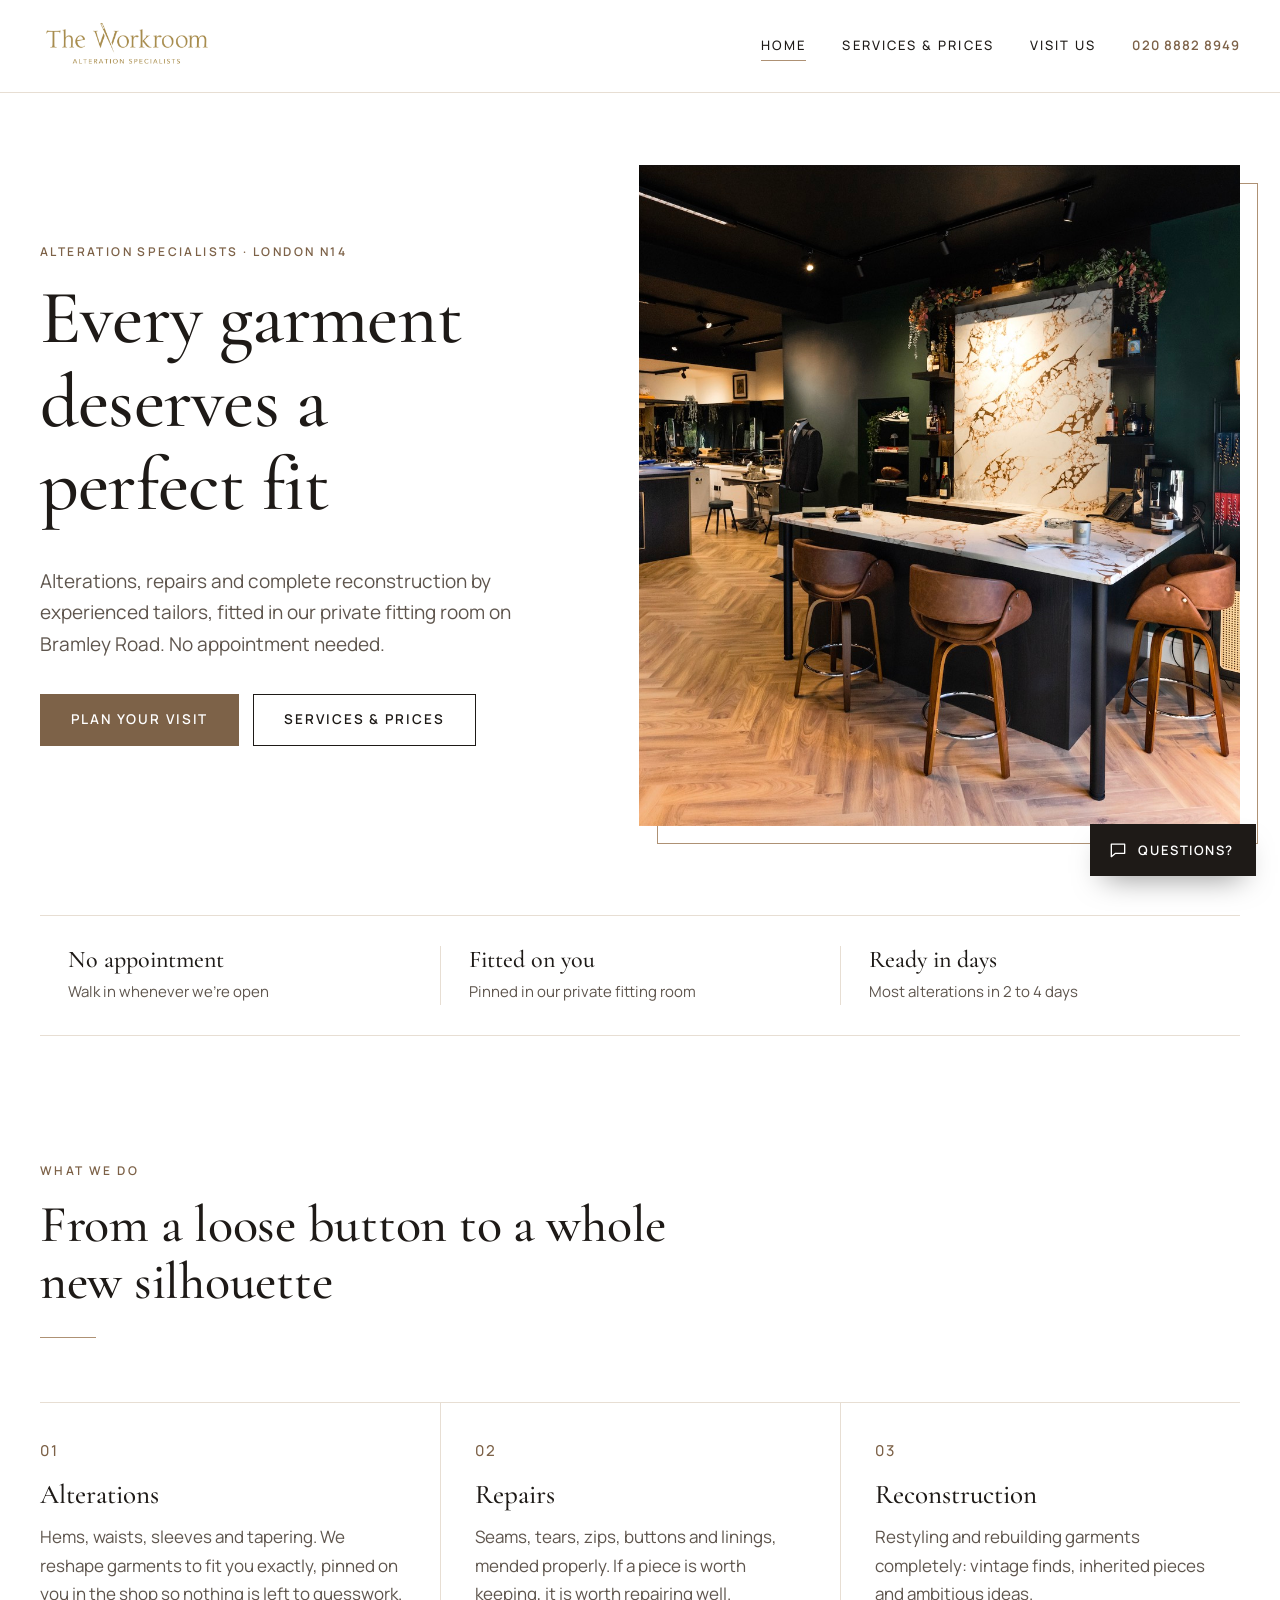
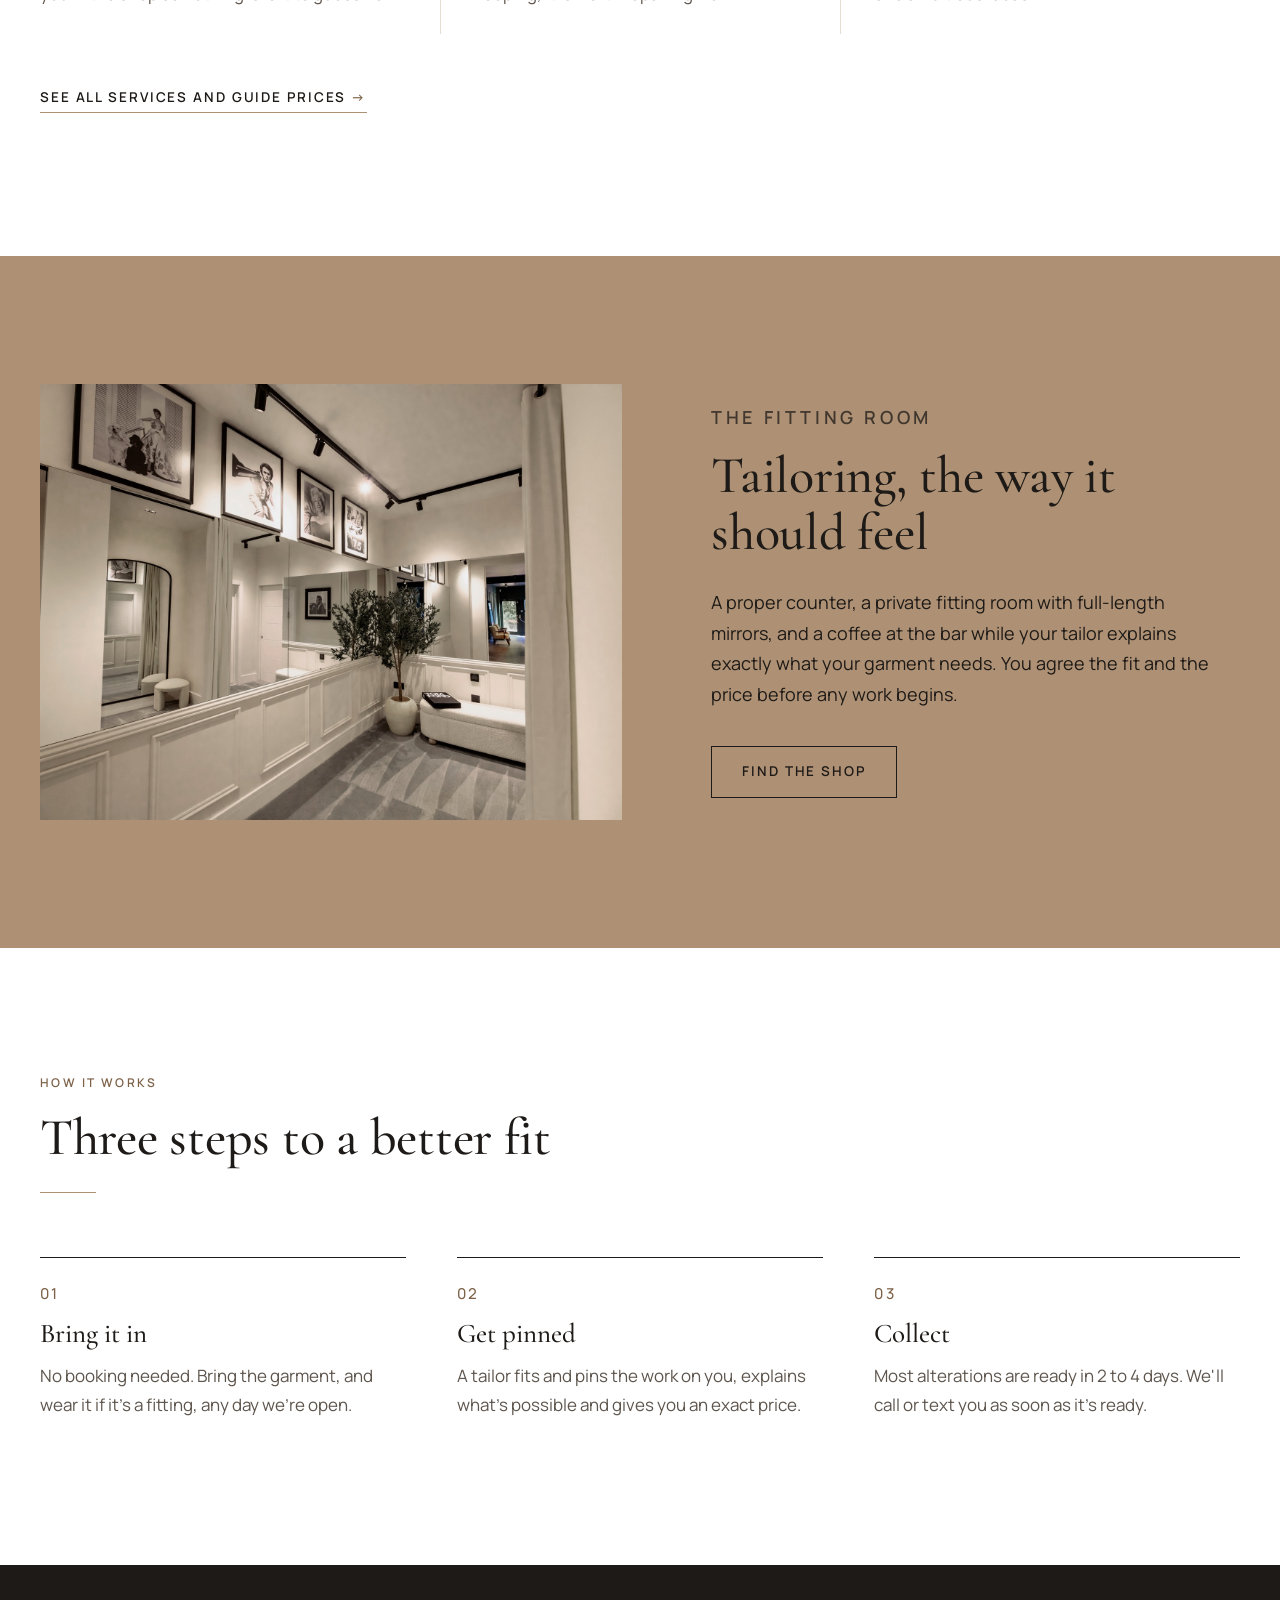
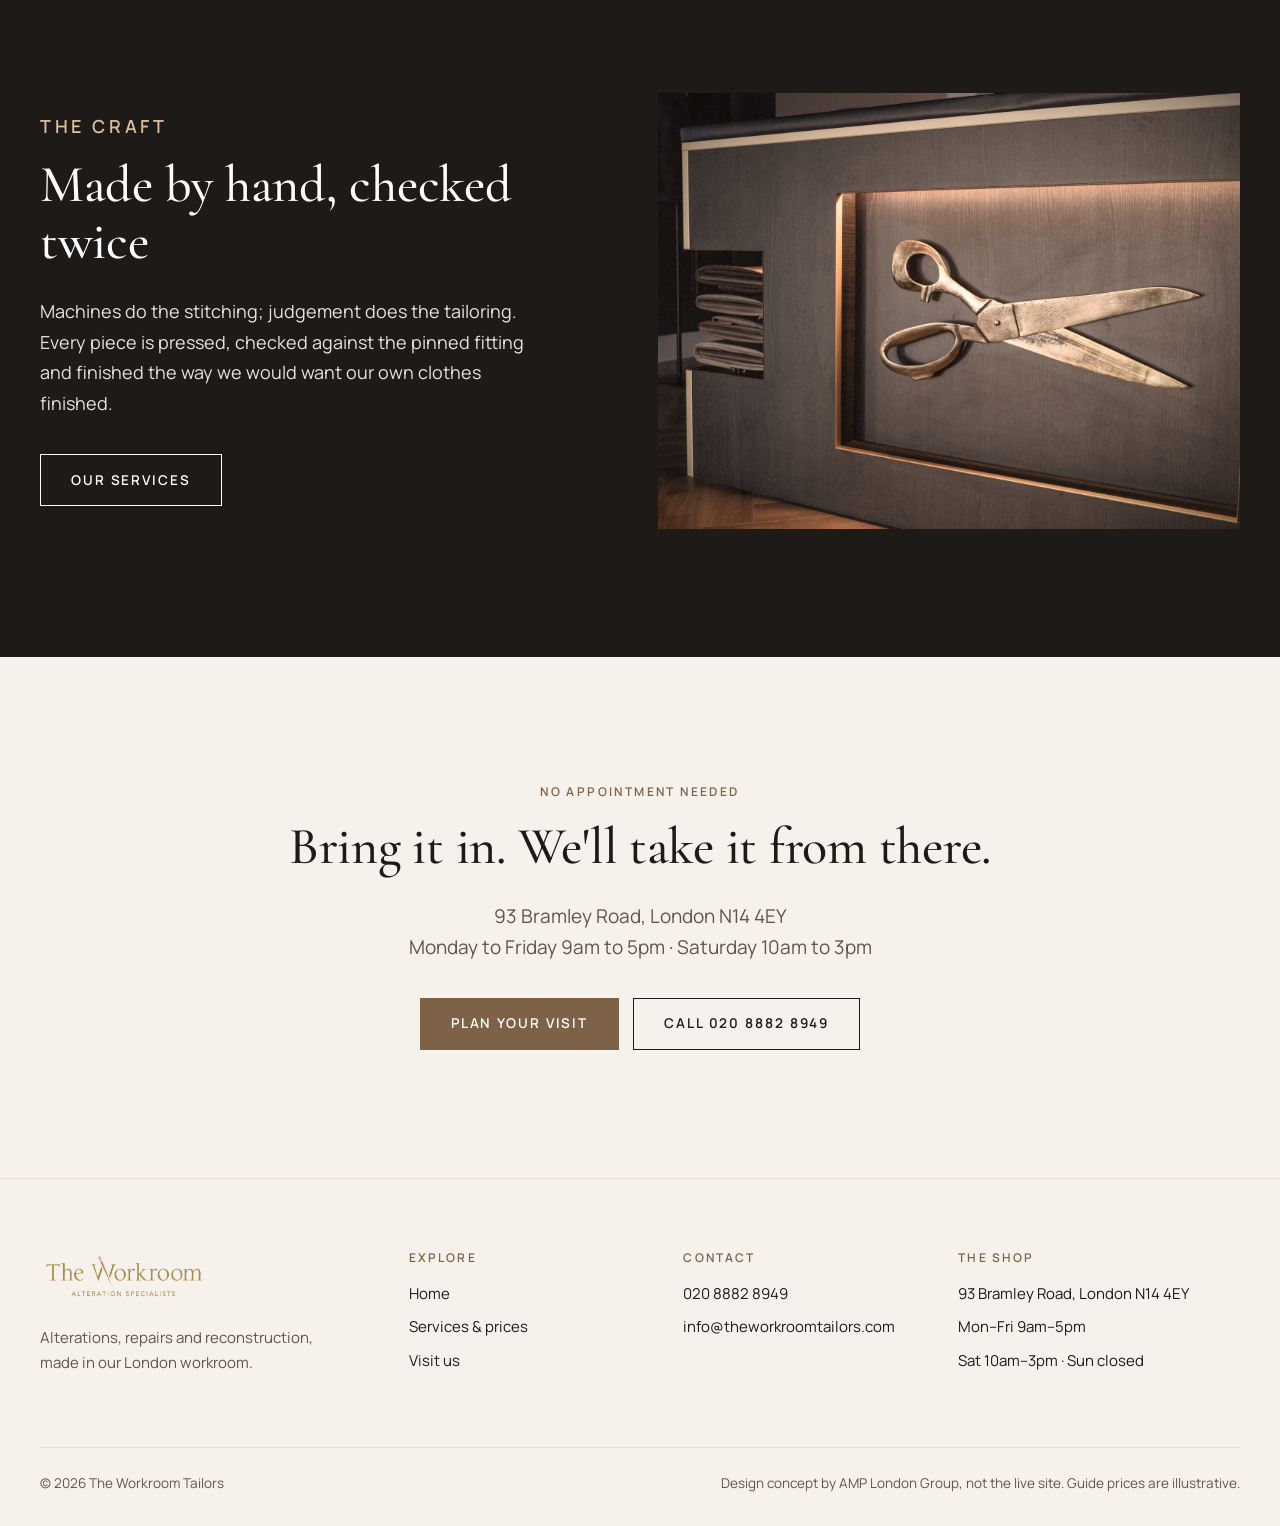
<file: index.html>
<!DOCTYPE html>
<html lang="en-GB">
<head>
<meta charset="UTF-8">
<meta name="viewport" content="width=device-width, initial-scale=1.0">
<title>The Workroom Tailors | Alterations, Repairs &amp; Reconstruction, London N14</title>
<meta name="description" content="Alteration specialists at 93 Bramley Road, London N14. Expert alterations, repairs and reconstruction, fitted in our private fitting room. No appointment needed.">
<meta name="robots" content="noindex, nofollow">
<link rel="icon" href="assets/logo.png">
<link rel="preconnect" href="https://fonts.googleapis.com">
<link rel="preconnect" href="https://fonts.gstatic.com" crossorigin>
<link href="https://fonts.googleapis.com/css2?family=Cormorant+Garamond:ital,wght@0,500;0,600;1,500&family=Manrope:wght@400;500;600&display=swap" rel="stylesheet">
<link rel="stylesheet" href="css/style.css">
</head>
<body>

<a class="skip" href="#main">Skip to content</a>

<header class="site-header">
  <div class="wrap header-in">
    <a class="brand" href="index.html"><img src="assets/logo.png" alt="The Workroom, Alteration Specialists" width="600" height="200"></a>
    <nav class="main-nav" id="nav" aria-label="Main">
      <a href="index.html" aria-current="page">Home</a>
      <a href="our-services.html">Services &amp; prices</a>
      <a href="visit-us.html">Visit us</a>
      <a href="tel:02088828949" class="nav-phone">020 8882 8949</a>
    </nav>
    <button class="nav-toggle" aria-controls="nav" aria-expanded="false"><span class="sr-only">Menu</span><span class="bars" aria-hidden="true"></span></button>
  </div>
</header>

<main id="main">

<section class="hero">
  <div class="wrap hero-in">
    <div class="hero-copy">
      <p class="label">Alteration specialists · London N14</p>
      <h1>Every garment deserves a perfect fit</h1>
      <p class="lede">Alterations, repairs and complete reconstruction by experienced tailors, fitted in our private fitting room on Bramley Road. No appointment needed.</p>
      <div class="actions">
        <a href="visit-us.html" class="btn btn-dark">Plan your visit</a>
        <a href="our-services.html" class="btn btn-line">Services &amp; prices</a>
      </div>
    </div>
    <figure class="hero-photo reveal">
      <img src="assets/shop-interior.jpg" alt="Inside The Workroom: the tailoring counter, fitting bar and herringbone floor" width="1800" height="1127">
    </figure>
  </div>
  <div class="wrap">
    <ul class="facts">
      <li><strong>No appointment</strong><span>Walk in whenever we're open</span></li>
      <li><strong>Fitted on you</strong><span>Pinned in our private fitting room</span></li>
      <li><strong>Ready in days</strong><span>Most alterations in 2 to 4 days</span></li>
    </ul>
  </div>
</section>

<section class="section">
  <div class="wrap">
    <div class="section-head reveal">
      <p class="label">What we do</p>
      <h2>From a loose button to a whole new silhouette</h2>
    </div>
    <div class="services">
      <article class="service reveal">
        <span class="service-no">01</span>
        <h3>Alterations</h3>
        <p>Hems, waists, sleeves and tapering. We reshape garments to fit you exactly, pinned on you in the shop so nothing is left to guesswork.</p>
      </article>
      <article class="service reveal">
        <span class="service-no">02</span>
        <h3>Repairs</h3>
        <p>Seams, tears, zips, buttons and linings, mended properly. If a piece is worth keeping, it is worth repairing well.</p>
      </article>
      <article class="service reveal">
        <span class="service-no">03</span>
        <h3>Reconstruction</h3>
        <p>Restyling and rebuilding garments completely: vintage finds, inherited pieces and ambitious ideas.</p>
      </article>
    </div>
    <p class="more reveal"><a href="our-services.html" class="link-arrow">See all services and guide prices</a></p>
  </div>
</section>

<section class="band band-camel">
  <div class="wrap split">
    <figure class="split-photo reveal"><img src="assets/fitting-room.jpg" alt="The Workroom's private fitting room with full-length mirrors" width="1800" height="1200" loading="lazy"></figure>
    <div class="split-copy reveal">
      <p class="label">The fitting room</p>
      <h2>Tailoring, the way it should feel</h2>
      <p>A proper counter, a private fitting room with full-length mirrors, and a coffee at the bar while your tailor explains exactly what your garment needs. You agree the fit and the price before any work begins.</p>
      <a href="visit-us.html" class="btn btn-light">Find the shop</a>
    </div>
  </div>
</section>

<section class="section">
  <div class="wrap">
    <div class="section-head reveal">
      <p class="label">How it works</p>
      <h2>Three steps to a better fit</h2>
    </div>
    <ol class="steps">
      <li class="reveal"><h3>Bring it in</h3><p>No booking needed. Bring the garment, and wear it if it's a fitting, any day we're open.</p></li>
      <li class="reveal"><h3>Get pinned</h3><p>A tailor fits and pins the work on you, explains what's possible and gives you an exact price.</p></li>
      <li class="reveal"><h3>Collect</h3><p>Most alterations are ready in 2 to 4 days. We'll call or text you as soon as it's ready.</p></li>
    </ol>
  </div>
</section>

<section class="band band-ink">
  <div class="wrap split split-rev">
    <div class="split-copy reveal">
      <p class="label">The craft</p>
      <h2>Made by hand, checked twice</h2>
      <p>Machines do the stitching; judgement does the tailoring. Every piece is pressed, checked against the pinned fitting and finished the way we would want our own clothes finished.</p>
      <a href="our-services.html" class="btn btn-light">Our services</a>
    </div>
    <figure class="split-photo reveal"><img src="assets/counter-scissors.jpg" alt="Brass tailor's shears set into the Workroom counter" width="1800" height="1200" loading="lazy"></figure>
  </div>
</section>

<section class="section closing">
  <div class="wrap closing-in reveal">
    <p class="label">No appointment needed</p>
    <h2>Bring it in. We'll take it from there.</h2>
    <p class="lede">93 Bramley Road, London N14 4EY<br>Monday to Friday 9am to 5pm · Saturday 10am to 3pm</p>
    <div class="actions center">
      <a href="visit-us.html" class="btn btn-dark">Plan your visit</a>
      <a href="tel:02088828949" class="btn btn-line">Call 020 8882 8949</a>
    </div>
  </div>
</section>

</main>

<footer class="site-footer">
  <div class="wrap footer-in">
    <div class="footer-brand">
      <img src="assets/logo.png" alt="The Workroom, Alteration Specialists" width="600" height="200" loading="lazy">
      <p>Alterations, repairs and reconstruction, made in our London workroom.</p>
    </div>
    <div>
      <h4>Explore</h4>
      <ul>
        <li><a href="index.html">Home</a></li>
        <li><a href="our-services.html">Services &amp; prices</a></li>
        <li><a href="visit-us.html">Visit us</a></li>
      </ul>
    </div>
    <div>
      <h4>Contact</h4>
      <ul>
        <li><a href="tel:02088828949">020 8882 8949</a></li>
        <li><a href="mailto:info@theworkroomtailors.com">info@theworkroomtailors.com</a></li>
      </ul>
    </div>
    <div>
      <h4>The shop</h4>
      <ul>
        <li>93 Bramley Road, London N14 4EY</li>
        <li>Mon–Fri 9am–5pm</li>
        <li>Sat 10am–3pm · Sun closed</li>
      </ul>
    </div>
  </div>
  <div class="wrap footer-legal">
    <span>© 2026 The Workroom Tailors</span>
    <span>Design concept by AMP London Group, not the live site. Guide prices are illustrative.</span>
  </div>
</footer>

<script src="js/main.js" defer></script>
<script src="js/chat.js" defer></script>
</body>
</html>
</file>
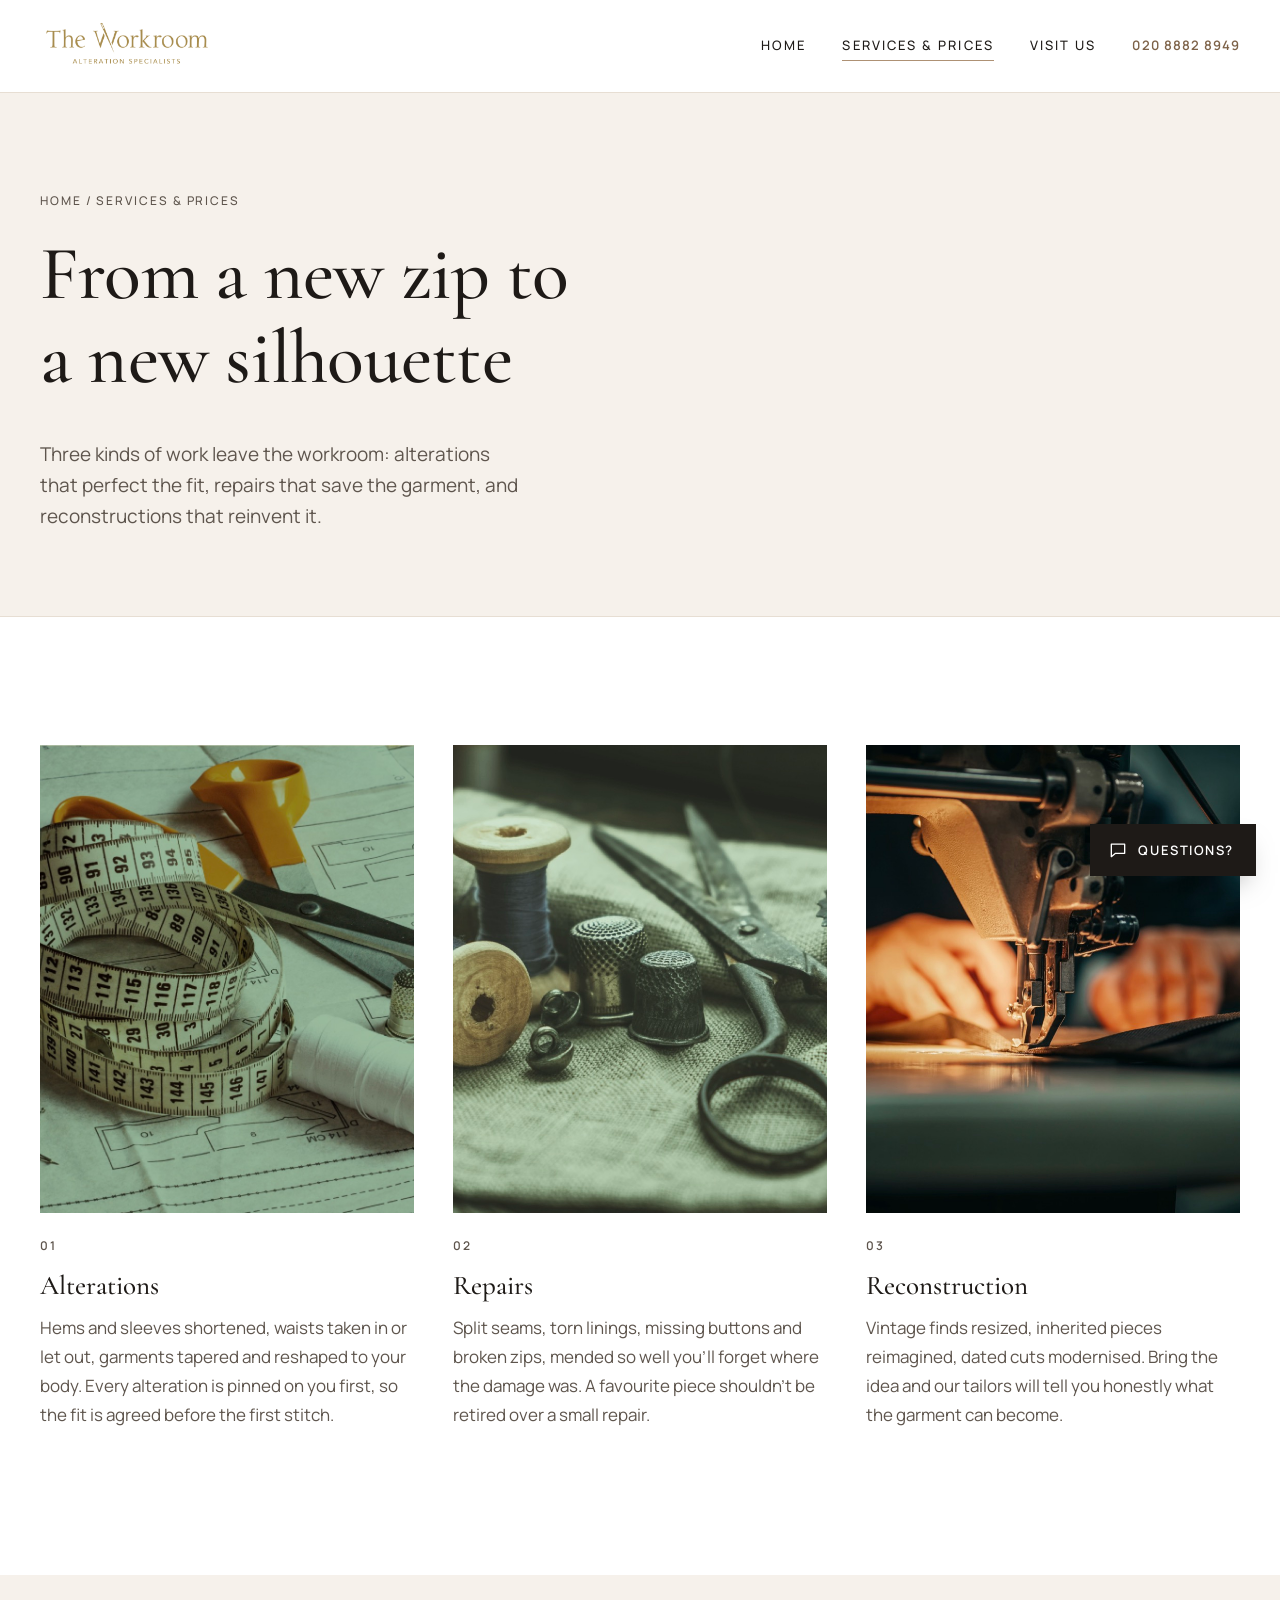
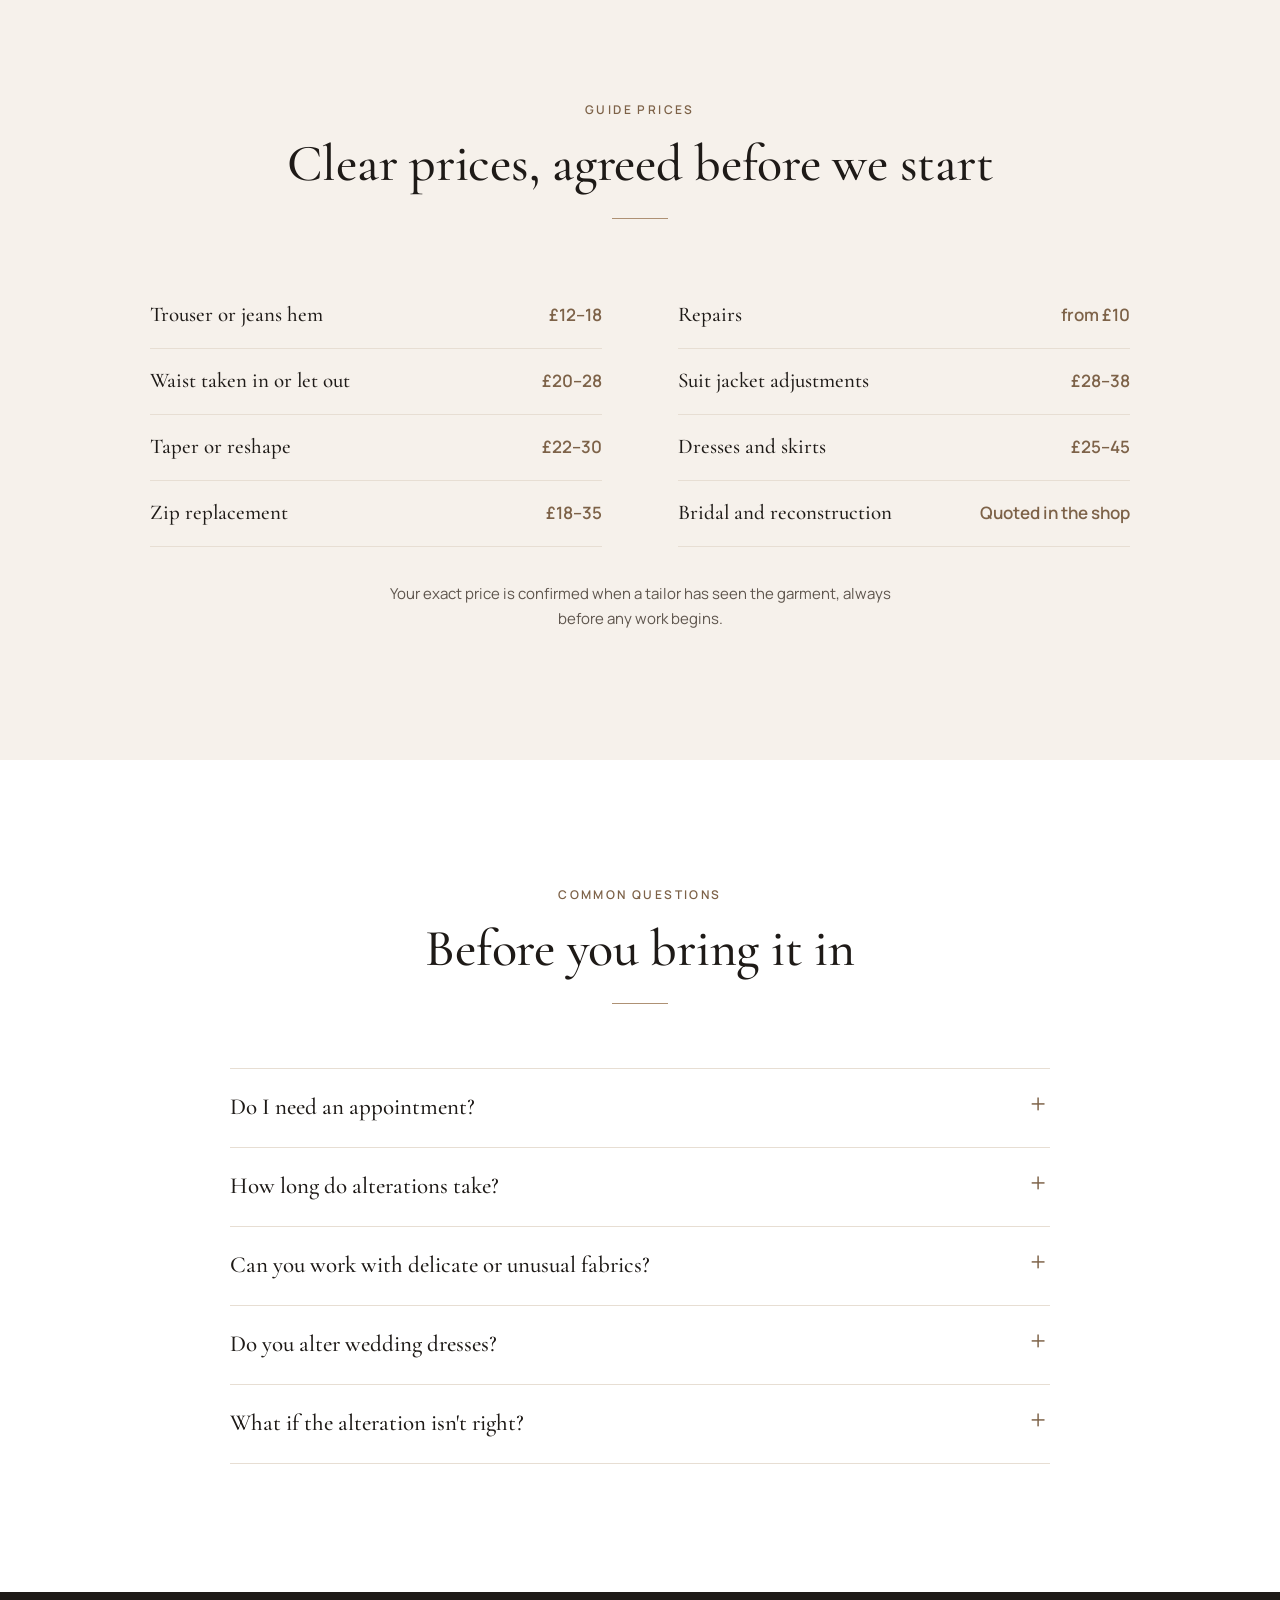
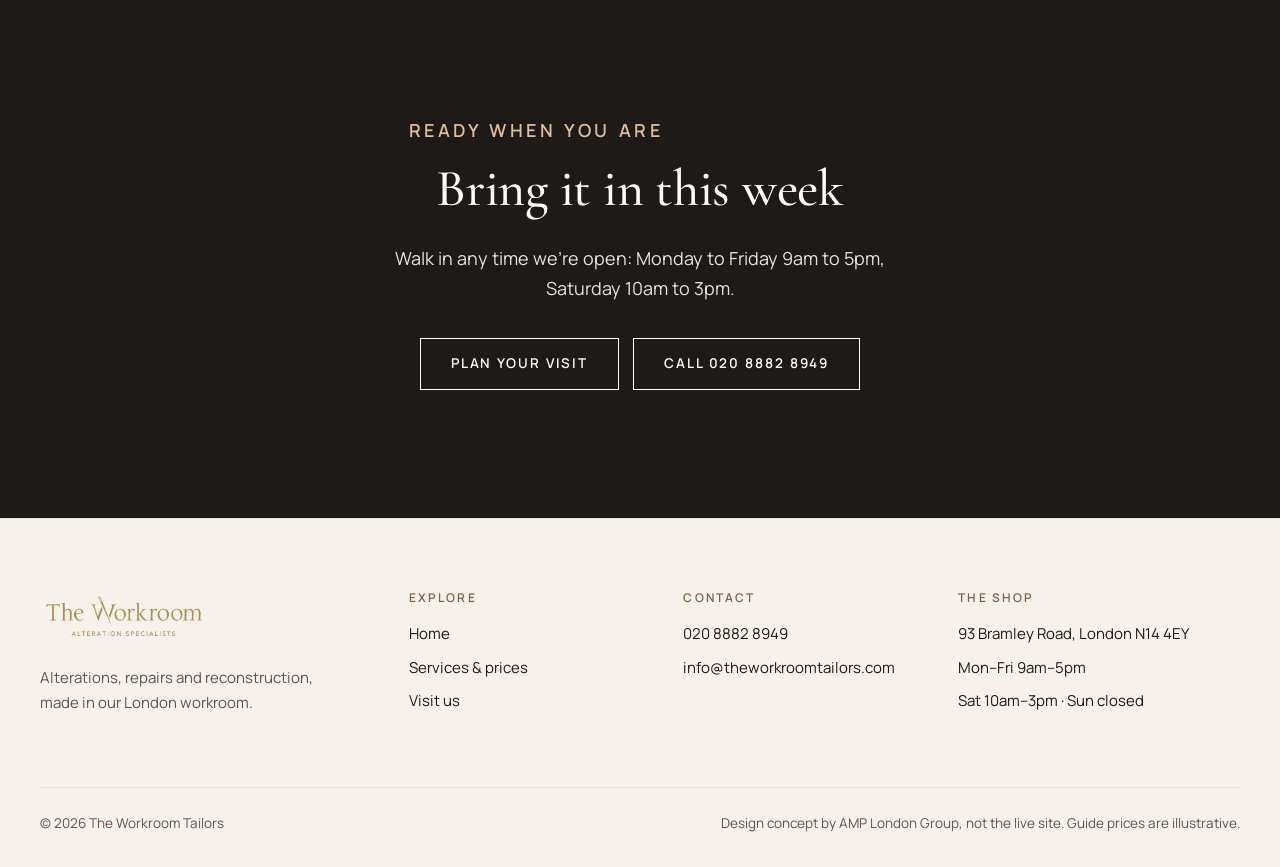
<file: our-services.html>
<!DOCTYPE html>
<html lang="en-GB">
<head>
<meta charset="UTF-8">
<meta name="viewport" content="width=device-width, initial-scale=1.0">
<title>Services &amp; Prices | The Workroom Tailors, London N14</title>
<meta name="description" content="Alterations, repairs and reconstruction with clear guide prices. Hems from £12, repairs from £10. Walk in at 93 Bramley Road, London N14.">
<meta name="robots" content="noindex, nofollow">
<link rel="icon" href="assets/logo.png">
<link rel="preconnect" href="https://fonts.googleapis.com">
<link rel="preconnect" href="https://fonts.gstatic.com" crossorigin>
<link href="https://fonts.googleapis.com/css2?family=Cormorant+Garamond:ital,wght@0,500;0,600;1,500&family=Manrope:wght@400;500;600&display=swap" rel="stylesheet">
<link rel="stylesheet" href="css/style.css">
</head>
<body>

<a class="skip" href="#main">Skip to content</a>

<header class="site-header">
  <div class="wrap header-in">
    <a class="brand" href="index.html"><img src="assets/logo.png" alt="The Workroom, Alteration Specialists" width="600" height="200"></a>
    <nav class="main-nav" id="nav" aria-label="Main">
      <a href="index.html">Home</a>
      <a href="our-services.html" aria-current="page">Services &amp; prices</a>
      <a href="visit-us.html">Visit us</a>
      <a href="tel:02088828949" class="nav-phone">020 8882 8949</a>
    </nav>
    <button class="nav-toggle" aria-controls="nav" aria-expanded="false"><span class="sr-only">Menu</span><span class="bars" aria-hidden="true"></span></button>
  </div>
</header>

<main id="main">

<section class="page-hero">
  <div class="wrap">
    <div class="crumb"><a href="index.html">Home</a> / Services &amp; prices</div>
    <h1>From a new zip to a new silhouette</h1>
    <p class="lede">Three kinds of work leave the workroom: alterations that perfect the fit, repairs that save the garment, and reconstructions that reinvent it.</p>
  </div>
</section>

<section class="section">
  <div class="wrap photo-services">
    <article class="photo-service reveal">
      <img src="assets/tools-tape.jpg" alt="Tape measure and tailor's tools on a paper pattern" width="1000" height="993" loading="lazy">
      <p class="label">01</p>
      <h3>Alterations</h3>
      <p>Hems and sleeves shortened, waists taken in or let out, garments tapered and reshaped to your body. Every alteration is pinned on you first, so the fit is agreed before the first stitch.</p>
    </article>
    <article class="photo-service reveal">
      <img src="assets/vintage-tools.jpg" alt="Thread, thimbles and tailor's shears on linen" width="900" height="900" loading="lazy">
      <p class="label">02</p>
      <h3>Repairs</h3>
      <p>Split seams, torn linings, missing buttons and broken zips, mended so well you'll forget where the damage was. A favourite piece shouldn't be retired over a small repair.</p>
    </article>
    <article class="photo-service reveal">
      <img src="assets/sewing-machine.jpg" alt="A tailor working at an industrial sewing machine" width="1400" height="919" loading="lazy">
      <p class="label">03</p>
      <h3>Reconstruction</h3>
      <p>Vintage finds resized, inherited pieces reimagined, dated cuts modernised. Bring the idea and our tailors will tell you honestly what the garment can become.</p>
    </article>
  </div>
</section>

<section class="section prices" id="prices">
  <div class="wrap">
    <div class="section-head center reveal">
      <p class="label">Guide prices</p>
      <h2>Clear prices, agreed before we start</h2>
    </div>
    <div class="price-table reveal">
      <dl>
        <div><dt>Trouser or jeans hem</dt><dd>£12–18</dd></div>
        <div><dt>Waist taken in or let out</dt><dd>£20–28</dd></div>
        <div><dt>Taper or reshape</dt><dd>£22–30</dd></div>
        <div><dt>Zip replacement</dt><dd>£18–35</dd></div>
      </dl>
      <dl>
        <div><dt>Repairs</dt><dd>from £10</dd></div>
        <div><dt>Suit jacket adjustments</dt><dd>£28–38</dd></div>
        <div><dt>Dresses and skirts</dt><dd>£25–45</dd></div>
        <div><dt>Bridal and reconstruction</dt><dd>Quoted in the shop</dd></div>
      </dl>
    </div>
    <p class="price-note reveal">Your exact price is confirmed when a tailor has seen the garment, always before any work begins.</p>
  </div>
</section>

<section class="section">
  <div class="wrap">
    <div class="section-head center reveal">
      <p class="label">Common questions</p>
      <h2>Before you bring it in</h2>
    </div>
    <div class="faq reveal">
      <details>
        <summary>Do I need an appointment?</summary>
        <div class="faq-a">No. Walk in with your garment during opening hours and a tailor will see you. If it's a fitting, wear the garment or bring the shoes you'll wear with it.</div>
      </details>
      <details>
        <summary>How long do alterations take?</summary>
        <div class="faq-a">Most everyday work is ready in 2 to 4 days, and repairs are often sooner. If you have a deadline, tell us when you drop off; urgent work is often possible.</div>
      </details>
      <details>
        <summary>Can you work with delicate or unusual fabrics?</summary>
        <div class="faq-a">Silk, beading, leather and knits are all assessed in front of you. We'll tell you honestly what can and can't be done, and never attempt anything that would risk the garment.</div>
      </details>
      <details>
        <summary>Do you alter wedding dresses?</summary>
        <div class="faq-a">Yes. Bridal work is fitted in our private fitting room and always begins with a consultation, so the timeline works back safely from your date.</div>
      </details>
      <details>
        <summary>What if the alteration isn't right?</summary>
        <div class="faq-a">You try everything on at collection, in the fitting room. If anything needs adjusting, we adjust it. The job isn't finished until the fit is right.</div>
      </details>
    </div>
  </div>
</section>

<section class="band band-ink">
  <div class="wrap closing-in reveal" style="text-align:center">
    <p class="label">Ready when you are</p>
    <h2>Bring it in this week</h2>
    <p style="margin-inline:auto">Walk in any time we're open: Monday to Friday 9am to 5pm, Saturday 10am to 3pm.</p>
    <div class="actions center">
      <a href="visit-us.html" class="btn btn-light">Plan your visit</a>
      <a href="tel:02088828949" class="btn btn-light">Call 020 8882 8949</a>
    </div>
  </div>
</section>

</main>

<footer class="site-footer">
  <div class="wrap footer-in">
    <div class="footer-brand">
      <img src="assets/logo.png" alt="The Workroom, Alteration Specialists" width="600" height="200" loading="lazy">
      <p>Alterations, repairs and reconstruction, made in our London workroom.</p>
    </div>
    <div>
      <h4>Explore</h4>
      <ul>
        <li><a href="index.html">Home</a></li>
        <li><a href="our-services.html">Services &amp; prices</a></li>
        <li><a href="visit-us.html">Visit us</a></li>
      </ul>
    </div>
    <div>
      <h4>Contact</h4>
      <ul>
        <li><a href="tel:02088828949">020 8882 8949</a></li>
        <li><a href="mailto:info@theworkroomtailors.com">info@theworkroomtailors.com</a></li>
      </ul>
    </div>
    <div>
      <h4>The shop</h4>
      <ul>
        <li>93 Bramley Road, London N14 4EY</li>
        <li>Mon–Fri 9am–5pm</li>
        <li>Sat 10am–3pm · Sun closed</li>
      </ul>
    </div>
  </div>
  <div class="wrap footer-legal">
    <span>© 2026 The Workroom Tailors</span>
    <span>Design concept by AMP London Group, not the live site. Guide prices are illustrative.</span>
  </div>
</footer>

<script src="js/main.js" defer></script>
<script src="js/chat.js" defer></script>
</body>
</html>
</file>
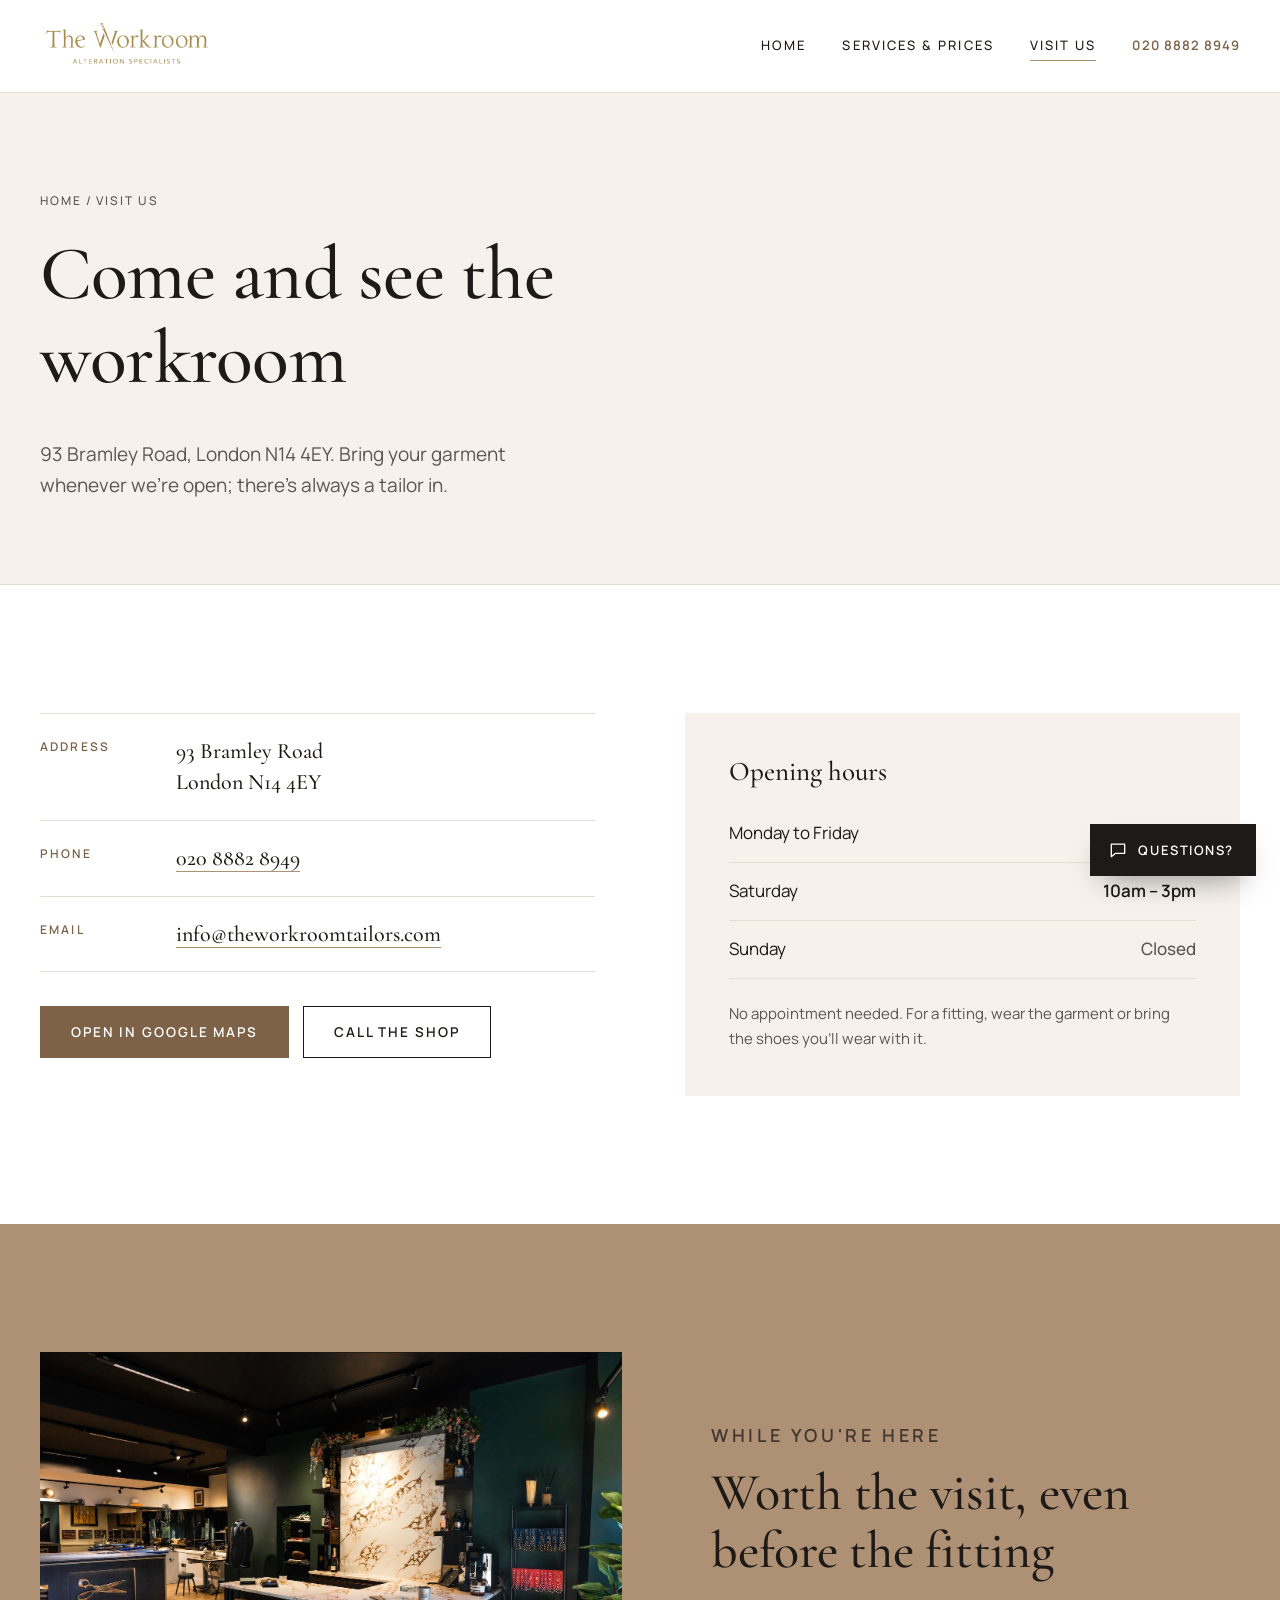
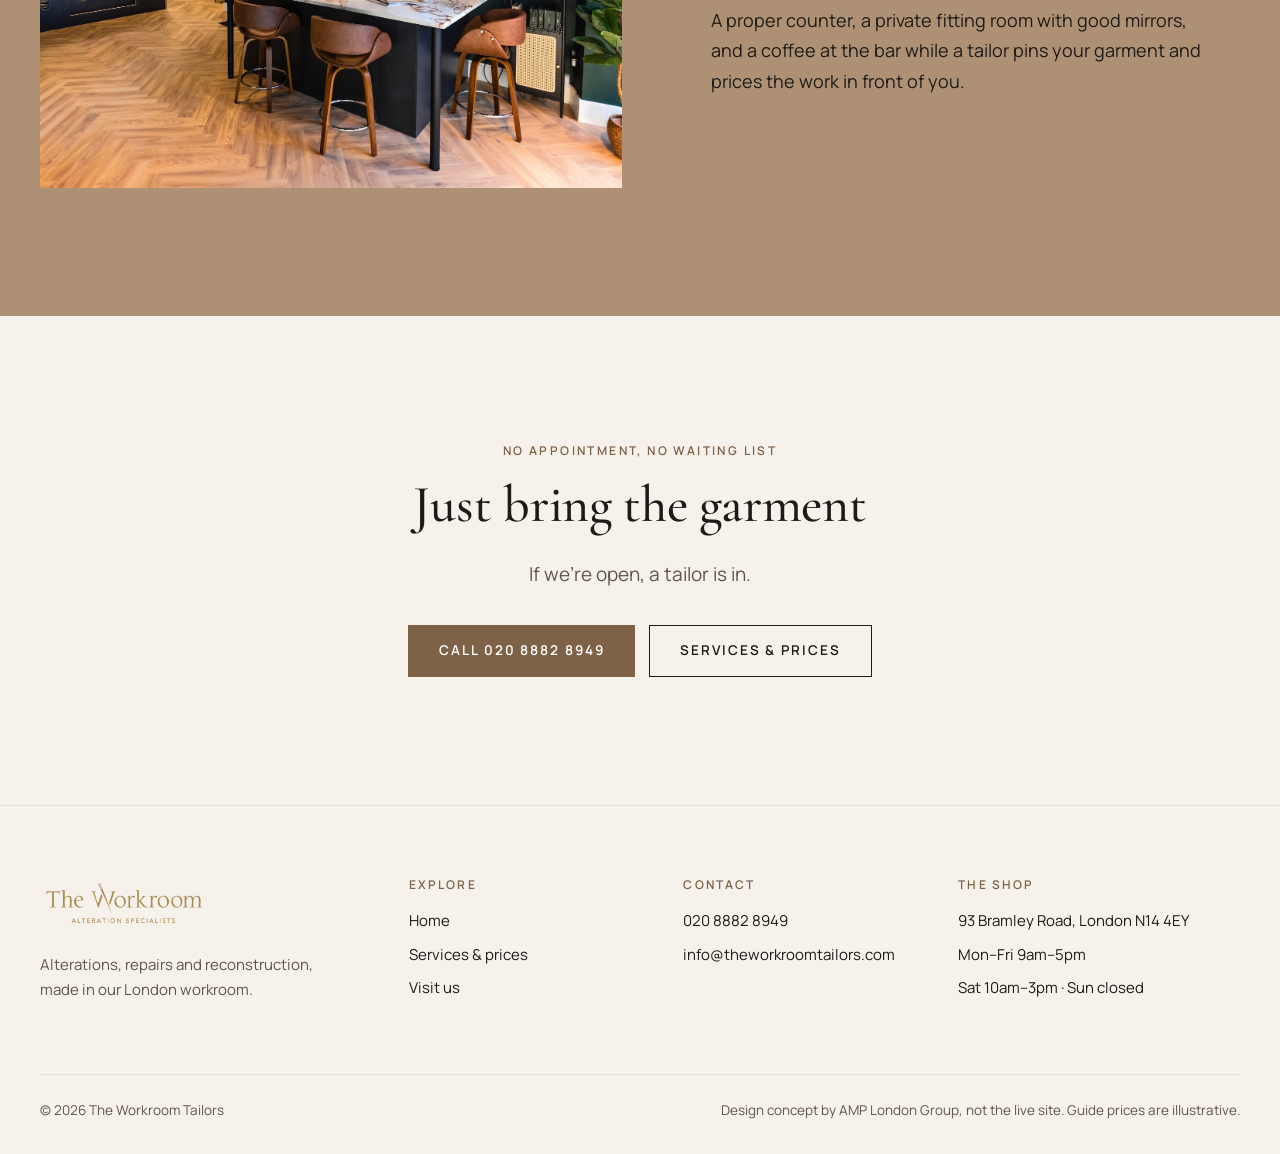
<file: visit-us.html>
<!DOCTYPE html>
<html lang="en-GB">
<head>
<meta charset="UTF-8">
<meta name="viewport" content="width=device-width, initial-scale=1.0">
<title>Visit Us | The Workroom Tailors, 93 Bramley Road, London N14</title>
<meta name="description" content="Find The Workroom at 93 Bramley Road, London N14 4EY. Open Monday to Friday 9am to 5pm and Saturday 10am to 3pm. No appointment needed.">
<meta name="robots" content="noindex, nofollow">
<link rel="icon" href="assets/logo.png">
<link rel="preconnect" href="https://fonts.googleapis.com">
<link rel="preconnect" href="https://fonts.gstatic.com" crossorigin>
<link href="https://fonts.googleapis.com/css2?family=Cormorant+Garamond:ital,wght@0,500;0,600;1,500&family=Manrope:wght@400;500;600&display=swap" rel="stylesheet">
<link rel="stylesheet" href="css/style.css">
</head>
<body>

<a class="skip" href="#main">Skip to content</a>

<header class="site-header">
  <div class="wrap header-in">
    <a class="brand" href="index.html"><img src="assets/logo.png" alt="The Workroom, Alteration Specialists" width="600" height="200"></a>
    <nav class="main-nav" id="nav" aria-label="Main">
      <a href="index.html">Home</a>
      <a href="our-services.html">Services &amp; prices</a>
      <a href="visit-us.html" aria-current="page">Visit us</a>
      <a href="tel:02088828949" class="nav-phone">020 8882 8949</a>
    </nav>
    <button class="nav-toggle" aria-controls="nav" aria-expanded="false"><span class="sr-only">Menu</span><span class="bars" aria-hidden="true"></span></button>
  </div>
</header>

<main id="main">

<section class="page-hero">
  <div class="wrap">
    <div class="crumb"><a href="index.html">Home</a> / Visit us</div>
    <h1>Come and see the workroom</h1>
    <p class="lede">93 Bramley Road, London N14 4EY. Bring your garment whenever we're open; there's always a tailor in.</p>
  </div>
</section>

<section class="section">
  <div class="wrap visit-grid">
    <div class="reveal">
      <dl class="contact-list">
        <div><dt>Address</dt><dd>93 Bramley Road<br>London N14 4EY</dd></div>
        <div><dt>Phone</dt><dd><a href="tel:02088828949">020 8882 8949</a></dd></div>
        <div><dt>Email</dt><dd><a href="mailto:info@theworkroomtailors.com">info@theworkroomtailors.com</a></dd></div>
      </dl>
      <div class="actions">
        <a class="btn btn-dark" href="https://www.google.com/maps/search/?api=1&amp;query=93+Bramley+Road+London+N14+4EY" target="_blank" rel="noopener">Open in Google Maps</a>
        <a class="btn btn-line" href="tel:02088828949">Call the shop</a>
      </div>
    </div>
    <div class="hours-card reveal">
      <h3>Opening hours</h3>
      <dl class="hours">
        <div><dt>Monday to Friday</dt><dd>9am – 5pm</dd></div>
        <div><dt>Saturday</dt><dd>10am – 3pm</dd></div>
        <div class="closed"><dt>Sunday</dt><dd>Closed</dd></div>
      </dl>
      <p>No appointment needed. For a fitting, wear the garment or bring the shoes you'll wear with it.</p>
    </div>
  </div>
</section>

<section class="band band-camel">
  <div class="wrap split">
    <figure class="split-photo reveal"><img src="assets/shop-interior.jpg" alt="Inside The Workroom: the tailoring counter and fitting bar" width="1800" height="1127" loading="lazy"></figure>
    <div class="split-copy reveal">
      <p class="label">While you're here</p>
      <h2>Worth the visit, even before the fitting</h2>
      <p>A proper counter, a private fitting room with good mirrors, and a coffee at the bar while a tailor pins your garment and prices the work in front of you.</p>
    </div>
  </div>
</section>

<section class="section closing">
  <div class="wrap closing-in reveal">
    <p class="label">No appointment, no waiting list</p>
    <h2>Just bring the garment</h2>
    <p class="lede">If we're open, a tailor is in.</p>
    <div class="actions center">
      <a href="tel:02088828949" class="btn btn-dark">Call 020 8882 8949</a>
      <a href="our-services.html" class="btn btn-line">Services &amp; prices</a>
    </div>
  </div>
</section>

</main>

<footer class="site-footer">
  <div class="wrap footer-in">
    <div class="footer-brand">
      <img src="assets/logo.png" alt="The Workroom, Alteration Specialists" width="600" height="200" loading="lazy">
      <p>Alterations, repairs and reconstruction, made in our London workroom.</p>
    </div>
    <div>
      <h4>Explore</h4>
      <ul>
        <li><a href="index.html">Home</a></li>
        <li><a href="our-services.html">Services &amp; prices</a></li>
        <li><a href="visit-us.html">Visit us</a></li>
      </ul>
    </div>
    <div>
      <h4>Contact</h4>
      <ul>
        <li><a href="tel:02088828949">020 8882 8949</a></li>
        <li><a href="mailto:info@theworkroomtailors.com">info@theworkroomtailors.com</a></li>
      </ul>
    </div>
    <div>
      <h4>The shop</h4>
      <ul>
        <li>93 Bramley Road, London N14 4EY</li>
        <li>Mon–Fri 9am–5pm</li>
        <li>Sat 10am–3pm · Sun closed</li>
      </ul>
    </div>
  </div>
  <div class="wrap footer-legal">
    <span>© 2026 The Workroom Tailors</span>
    <span>Design concept by AMP London Group, not the live site. Guide prices are illustrative.</span>
  </div>
</footer>

<script src="js/main.js" defer></script>
<script src="js/chat.js" defer></script>
</body>
</html>
</file>
<file: css/style.css>
/* The Workroom Tailors: design concept by AMP London Group.
   Their own colours (white, camel #AE9174, tan #E0BE9A, black), set with more space and restraint. */

:root {
  --white: #FFFFFF;
  --sand: #F6F1EB;      /* soft camel tint for alternate sections */
  --tan: #E0BE9A;       /* their light tan */
  --camel: #AE9174;     /* their camel: fills, rules, large type */
  --camel-deep: #7D6248;/* same hue, darker, for buttons and small text (passes contrast) */
  --ink: #1E1A17;       /* their black, softened slightly */
  --muted: #5E554D;
  --line: #E7DED3;
  --header-h: 92px;
  --serif: "Cormorant Garamond", "Times New Roman", serif;
  --sans: "Manrope", "Helvetica Neue", Arial, sans-serif;
}

*, *::before, *::after { box-sizing: border-box; }
html { scroll-behavior: smooth; scroll-padding-top: calc(var(--header-h) + 10px); }
@media (prefers-reduced-motion: reduce) { html { scroll-behavior: auto; } }
body { margin: 0; background: var(--white); color: var(--ink); font: 400 17px/1.7 var(--sans); -webkit-font-smoothing: antialiased; }
img { display: block; max-width: 100%; height: auto; }
a { color: var(--camel-deep); }
h1, h2, h3, h4 { font-family: var(--serif); font-weight: 500; line-height: 1.1; margin: 0 0 .5em; color: var(--ink); }
h1 { font-size: clamp(44px, 6vw, 76px); letter-spacing: -.01em; }
h2 { font-size: clamp(34px, 4.2vw, 52px); letter-spacing: -.005em; }
h3 { font-size: 27px; }
p { margin: 0 0 1em; }
.wrap { width: min(1200px, 100% - 48px); margin-inline: auto; }
.label { font: 600 12px/1.2 var(--sans); letter-spacing: .2em; text-transform: uppercase; color: var(--camel-deep); margin-bottom: 18px; }
.lede { font-size: 19px; line-height: 1.65; color: var(--muted); max-width: 40ch; }
.center { text-align: center; justify-content: center; }
.sr-only, .skip:not(:focus) { position: absolute; width: 1px; height: 1px; overflow: hidden; clip: rect(0 0 0 0); white-space: nowrap; }
.skip:focus { position: fixed; top: 10px; left: 10px; z-index: 99; background: var(--white); padding: 10px 14px; }
:focus-visible { outline: 2px solid var(--camel-deep); outline-offset: 3px; }
.section { padding: clamp(80px, 10vw, 136px) 0; }

/* ---------- buttons ---------- */
.btn { display: inline-flex; align-items: center; justify-content: center; min-height: 52px; padding: 0 30px; font: 600 13.5px/1 var(--sans); letter-spacing: .14em; text-transform: uppercase; text-decoration: none; border: 1px solid transparent; border-radius: 0; transition: background .2s, color .2s, border-color .2s; }
.btn-dark { background: var(--camel-deep); color: var(--white); }
.btn-dark:hover { background: var(--ink); }
.btn-line { border-color: var(--ink); color: var(--ink); background: transparent; }
.btn-line:hover { background: var(--ink); color: var(--white); }
.btn-light { border-color: currentColor; color: var(--white); background: transparent; }
.btn-light:hover { background: var(--white); color: var(--ink); border-color: var(--white); }
.actions { display: flex; flex-wrap: wrap; gap: 14px; margin-top: 34px; }
.link-arrow { font: 600 13.5px/1 var(--sans); letter-spacing: .14em; text-transform: uppercase; text-decoration: none; color: var(--ink); border-bottom: 1px solid var(--camel); padding-bottom: 6px; }
.link-arrow::after { content: " →"; color: var(--camel-deep); }
.link-arrow:hover { color: var(--camel-deep); }

/* ---------- header ---------- */
.site-header { position: sticky; top: 0; z-index: 50; background: rgba(255,255,255,.96); backdrop-filter: blur(8px); -webkit-backdrop-filter: blur(8px); border-bottom: 1px solid var(--line); }
.header-in { height: var(--header-h); display: flex; align-items: center; justify-content: space-between; gap: 24px; }
.brand img { height: 58px; width: auto; }
.main-nav { display: flex; align-items: center; gap: 36px; }
.main-nav a { font: 500 13px/1 var(--sans); letter-spacing: .16em; text-transform: uppercase; text-decoration: none; color: var(--ink); padding: 8px 0; border-bottom: 1px solid transparent; }
.main-nav a:hover, .main-nav a[aria-current="page"] { border-bottom-color: var(--camel); }
.main-nav .nav-phone { color: var(--camel-deep); font-weight: 600; letter-spacing: .08em; }
.nav-toggle { display: none; width: 46px; height: 46px; background: none; border: 0; cursor: pointer; }
.bars, .bars::before, .bars::after { display: block; width: 24px; height: 1.5px; background: var(--ink); margin: 0 auto; position: relative; transition: transform .25s; }
.bars::before, .bars::after { content: ""; position: absolute; left: 0; }
.bars::before { top: -7px; } .bars::after { top: 7px; }
.nav-toggle[aria-expanded="true"] .bars { background: transparent; }
.nav-toggle[aria-expanded="true"] .bars::before { transform: translateY(7px) rotate(45deg); }
.nav-toggle[aria-expanded="true"] .bars::after { transform: translateY(-7px) rotate(-45deg); }

/* ---------- home hero ---------- */
.hero { padding: clamp(40px, 6vw, 72px) 0 0; }
.hero-in { display: grid; grid-template-columns: 1fr 1.15fr; gap: clamp(36px, 6vw, 88px); align-items: center; }
.hero-copy h1 { max-width: 12ch; }
.hero-photo { margin: 0; position: relative; }
.hero-photo::before { content: ""; position: absolute; inset: 18px -18px -18px 18px; border: 1px solid var(--camel); z-index: -1; }
.hero-photo img { width: 100%; aspect-ratio: 4 / 4.4; object-fit: cover; }
.facts { list-style: none; margin: clamp(56px, 7vw, 96px) 0 0; padding: 30px 0; display: grid; grid-template-columns: repeat(3, 1fr); border-top: 1px solid var(--line); border-bottom: 1px solid var(--line); }
.facts li { padding: 0 28px; display: grid; gap: 4px; }
.facts li + li { border-left: 1px solid var(--line); }
.facts strong { font: 500 24px/1.2 var(--serif); color: var(--ink); }
.facts span { color: var(--muted); font-size: 15px; }

/* ---------- inner page hero ---------- */
.page-hero { padding: clamp(56px, 8vw, 104px) 0 clamp(40px, 5vw, 64px); background: var(--sand); border-bottom: 1px solid var(--line); }
.crumb { font: 500 12px/1 var(--sans); letter-spacing: .16em; text-transform: uppercase; color: var(--muted); margin-bottom: 26px; }
.crumb a { color: var(--muted); text-decoration: none; }
.crumb a:hover { color: var(--camel-deep); }
.page-hero h1 { max-width: 16ch; }

/* ---------- section heads ---------- */
.section-head { max-width: 720px; margin-bottom: clamp(40px, 5vw, 64px); }
.section-head.center { margin-inline: auto; text-align: center; }
.section-head h2::after { content: ""; display: block; width: 56px; height: 1px; background: var(--camel); margin-top: 26px; }
.section-head.center h2::after { margin-inline: auto; }
.more { margin-top: 48px; }

/* ---------- services (home) ---------- */
.services { display: grid; grid-template-columns: repeat(3, 1fr); border-top: 1px solid var(--line); }
.service { padding: 40px 34px 8px 0; }
.service + .service { padding-left: 34px; border-left: 1px solid var(--line); }
.service-no { display: block; font: 500 15px/1 var(--sans); letter-spacing: .16em; color: var(--camel-deep); margin-bottom: 22px; }
.service p { color: var(--muted); }

/* ---------- bands ---------- */
.band { padding: clamp(80px, 10vw, 128px) 0; color: var(--white); }
.band h2 { color: var(--white); }
.band .label { color: var(--white); opacity: .85; }
.band p { color: rgba(255,255,255,.88); font-size: 18px; max-width: 46ch; }
.band-camel { background: var(--camel); }
.band-camel .label { color: var(--ink); opacity: .75; }
.band-camel h2, .band-camel p { color: var(--ink); }
.band-camel .btn-light { color: var(--ink); }
.band-camel .btn-light:hover { background: var(--ink); color: var(--white); border-color: var(--ink); }
.band-ink { background: var(--ink); }
.band-ink .label { color: var(--tan); opacity: 1; }
.split { display: grid; grid-template-columns: 1.1fr 1fr; gap: clamp(40px, 7vw, 104px); align-items: center; }
.split-rev { grid-template-columns: 1fr 1.1fr; }
.split-photo { margin: 0; }
.split-photo img { width: 100%; aspect-ratio: 4 / 3; object-fit: cover; }
.split-copy .btn { margin-top: 18px; }

/* ---------- steps ---------- */
.steps { list-style: none; counter-reset: s; margin: 0; padding: 0; display: grid; grid-template-columns: repeat(3, 1fr); gap: clamp(24px, 4vw, 56px); }
.steps li { counter-increment: s; border-top: 1px solid var(--ink); padding-top: 28px; }
.steps li::before { content: "0" counter(s); display: block; font: 500 15px/1 var(--sans); letter-spacing: .16em; color: var(--camel-deep); margin-bottom: 18px; }
.steps p { color: var(--muted); }

/* ---------- closing ---------- */
.closing { background: var(--sand); }
.closing-in { text-align: center; max-width: 760px; }
.closing-in .lede { margin-inline: auto; }

/* ---------- services page ---------- */
.photo-services { display: grid; grid-template-columns: repeat(3, 1fr); gap: clamp(24px, 3vw, 40px); }
.photo-service img { width: 100%; aspect-ratio: 4 / 5; object-fit: cover; margin-bottom: 26px; }
.photo-service p { color: var(--muted); }
.prices { background: var(--sand); }
.price-table { display: grid; grid-template-columns: 1fr 1fr; gap: 0 clamp(40px, 6vw, 88px); max-width: 980px; margin: 0 auto; }
.price-table dl { margin: 0; }
.price-table dl > div { display: flex; justify-content: space-between; align-items: baseline; gap: 16px; padding: 18px 0; border-bottom: 1px solid var(--line); }
.price-table dt { font: 500 21px/1.3 var(--serif); }
.price-table dd { margin: 0; font-weight: 600; color: var(--camel-deep); white-space: nowrap; }
.price-note { text-align: center; color: var(--muted); font-size: 15px; max-width: 60ch; margin: 34px auto 0; }
.faq { max-width: 820px; margin: 0 auto; border-top: 1px solid var(--line); }
.faq details { border-bottom: 1px solid var(--line); }
.faq summary { list-style: none; cursor: pointer; padding: 24px 48px 24px 0; position: relative; font: 500 23px/1.3 var(--serif); }
.faq summary::-webkit-details-marker { display: none; }
.faq summary::after { content: "+"; position: absolute; right: 4px; top: 20px; font: 300 28px/1 var(--sans); color: var(--camel-deep); }
.faq details[open] summary::after { content: "–"; }
.faq-a { color: var(--muted); padding: 0 0 26px; max-width: 64ch; }

/* ---------- visit page ---------- */
.visit-grid { display: grid; grid-template-columns: 1fr 1fr; gap: clamp(40px, 7vw, 104px); align-items: start; }
.contact-list { margin: 0; }
.contact-list > div { padding: 22px 0; border-bottom: 1px solid var(--line); display: grid; grid-template-columns: 120px 1fr; gap: 16px; }
.contact-list > div:first-child { border-top: 1px solid var(--line); }
.contact-list dt { font: 600 12px/1.9 var(--sans); letter-spacing: .18em; text-transform: uppercase; color: var(--camel-deep); }
.contact-list dd { margin: 0; font: 500 22px/1.4 var(--serif); }
.contact-list dd a { color: var(--ink); text-decoration: none; border-bottom: 1px solid var(--camel); }
.hours-card { background: var(--sand); padding: clamp(28px, 4vw, 44px); }
.hours-card h3 { margin-bottom: 18px; }
.hours { margin: 0; }
.hours > div { display: flex; justify-content: space-between; padding: 14px 0; border-bottom: 1px solid var(--line); }
.hours dt { color: var(--ink); }
.hours dd { margin: 0; font-weight: 600; }
.hours .closed dd { color: var(--muted); font-weight: 500; }
.hours-card p { color: var(--muted); font-size: 15px; margin: 22px 0 0; }

/* ---------- footer ---------- */
.site-footer { background: var(--sand); border-top: 1px solid var(--line); padding: 72px 0 32px; }
.footer-in { display: grid; grid-template-columns: 1.4fr 1fr 1fr 1.2fr; gap: 40px; }
.footer-brand img { height: 56px; width: auto; margin-bottom: 18px; }
.footer-brand p { color: var(--muted); font-size: 15px; max-width: 32ch; }
.site-footer h4 { font: 600 12px/1.2 var(--sans); letter-spacing: .18em; text-transform: uppercase; color: var(--camel-deep); margin-bottom: 16px; }
.site-footer ul { list-style: none; margin: 0; padding: 0; display: grid; gap: 8px; font-size: 15px; }
.site-footer a { color: var(--ink); text-decoration: none; }
.site-footer a:hover { color: var(--camel-deep); }
.footer-legal { display: flex; flex-wrap: wrap; justify-content: space-between; gap: 10px; margin-top: 56px; padding-top: 24px; border-top: 1px solid var(--line); font-size: 13.5px; color: var(--muted); }

/* ---------- reveal (no-JS safe: only hidden once JS adds .js) ---------- */
.js .reveal { opacity: 0; transform: translateY(14px); transition: opacity .7s ease, transform .7s ease; }
.js .reveal.in { opacity: 1; transform: none; }
@media (prefers-reduced-motion: reduce) { .js .reveal { opacity: 1; transform: none; transition: none; } }

/* ---------- chat (scripted quick answers) ---------- */
.chat-fab { position: fixed; right: 24px; bottom: 24px; z-index: 60; display: inline-flex; align-items: center; gap: 10px; min-height: 52px; padding: 0 22px 0 18px; background: var(--ink); color: var(--white); border: 0; font: 600 13px/1 var(--sans); letter-spacing: .12em; text-transform: uppercase; cursor: pointer; box-shadow: 0 14px 30px -14px rgba(0,0,0,.5); transition: background .2s; }
.chat-fab:hover { background: var(--camel-deep); }
.chat-fab svg { width: 20px; height: 20px; }
.chat-panel { position: fixed; right: 24px; bottom: 92px; z-index: 61; width: min(380px, calc(100vw - 32px)); height: min(560px, calc(100vh - 140px)); display: flex; flex-direction: column; background: var(--white); border: 1px solid var(--line); box-shadow: 0 30px 60px -24px rgba(0,0,0,.35); opacity: 0; transform: translateY(12px); pointer-events: none; transition: opacity .2s, transform .2s; }
.chat-panel.open { opacity: 1; transform: none; pointer-events: auto; }
.chat-head { display: flex; align-items: center; gap: 12px; padding: 16px 18px; background: var(--ink); color: var(--white); }
.chat-head .avatar { width: 38px; height: 38px; border-radius: 50%; display: grid; place-items: center; background: var(--camel); color: var(--ink); font: 600 20px/1 var(--serif); }
.chat-head b { display: block; font: 500 20px/1.1 var(--serif); }
.chat-head span { font-size: 12.5px; color: var(--tan); }
.chat-head .chat-close { margin-left: auto; width: 36px; height: 36px; background: none; border: 0; color: var(--white); cursor: pointer; display: grid; place-items: center; }
.chat-head .chat-close svg { width: 18px; height: 18px; }
.chat-body { flex: 1; overflow-y: auto; padding: 18px 16px; background: var(--sand); }
.msg { max-width: 86%; padding: 11px 14px; margin-bottom: 10px; font-size: 15px; line-height: 1.55; }
.msg.bot { background: var(--white); border: 1px solid var(--line); }
.msg.user { margin-left: auto; background: var(--camel-deep); color: var(--white); }
.msg.typing { color: var(--muted); font-style: italic; }
.chat-chips { display: flex; flex-wrap: wrap; gap: 8px; padding: 0 16px 12px; background: var(--sand); }
.chip { background: var(--white); border: 1px solid var(--line); padding: 8px 12px; font: 500 13.5px/1.2 var(--sans); color: var(--ink); cursor: pointer; }
.chip:hover { border-color: var(--camel-deep); color: var(--camel-deep); }
.chat-input { display: flex; gap: 8px; padding: 12px 14px; border-top: 1px solid var(--line); background: var(--white); }
.chat-input input { flex: 1; min-height: 44px; padding: 0 12px; border: 1px solid var(--line); font: 15px var(--sans); color: var(--ink); }
.chat-input input:focus { outline: 2px solid var(--camel-deep); outline-offset: 0; }
.chat-input button { width: 44px; min-height: 44px; border: 0; background: var(--ink); color: var(--white); cursor: pointer; display: grid; place-items: center; }
.chat-input button svg { width: 18px; height: 18px; }
.chat-foot { padding: 0 14px 12px; background: var(--white); font-size: 12.5px; color: var(--muted); }
.chat-foot a { color: var(--camel-deep); }

/* ---------- responsive ---------- */
@media (max-width: 980px) {
  :root { --header-h: 76px; }
  .brand img { height: 46px; }
  .nav-toggle { display: block; }
  .main-nav { position: absolute; top: var(--header-h); left: 0; right: 0; flex-direction: column; align-items: stretch; gap: 0; padding: 8px 24px 24px; background: var(--white); border-bottom: 1px solid var(--line); display: none; }
  .main-nav.open { display: flex; }
  .main-nav a { padding: 18px 0; border-bottom: 1px solid var(--line); }
  .hero-in, .split, .split-rev, .visit-grid { grid-template-columns: 1fr; }
  .split-rev .split-copy { order: 2; }
  .hero-photo img { aspect-ratio: 4 / 3; }
  .services, .photo-services, .steps { grid-template-columns: 1fr; }
  .service, .service + .service { padding: 32px 0; border-left: 0; border-bottom: 1px solid var(--line); }
  .facts { grid-template-columns: 1fr; gap: 20px; }
  .facts li, .facts li + li { padding: 0; border-left: 0; }
  .price-table { grid-template-columns: 1fr; }
  .footer-in { grid-template-columns: 1fr 1fr; }
}
@media (max-width: 560px) {
  .wrap { width: calc(100% - 32px); }
  body { font-size: 16.5px; }
  .hero-photo::before { inset: 12px -10px -10px 12px; }
  .actions .btn { flex: 1 1 100%; }
  .contact-list > div { grid-template-columns: 1fr; gap: 4px; }
  .footer-in { grid-template-columns: 1fr; }
  .chat-fab { right: 16px; bottom: 16px; }
  .chat-panel { right: 16px; bottom: 80px; }
}
</file>
